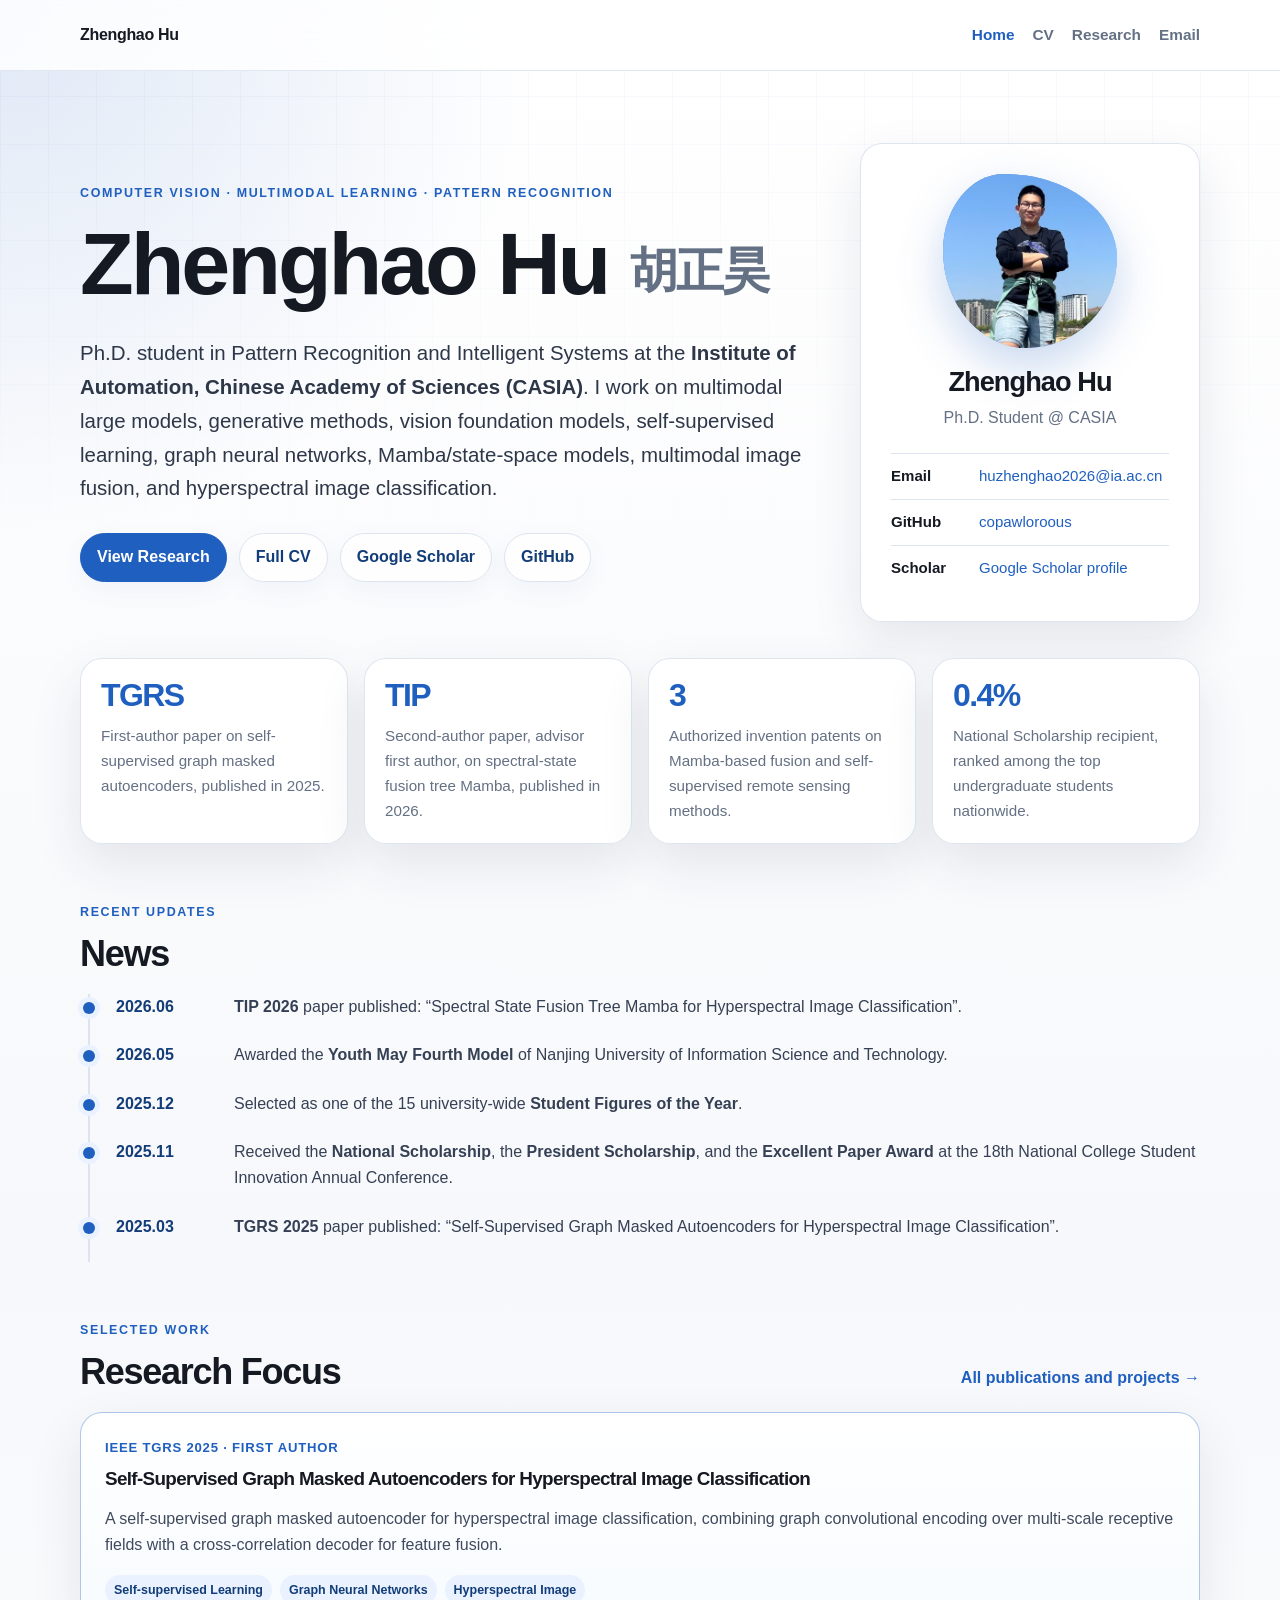
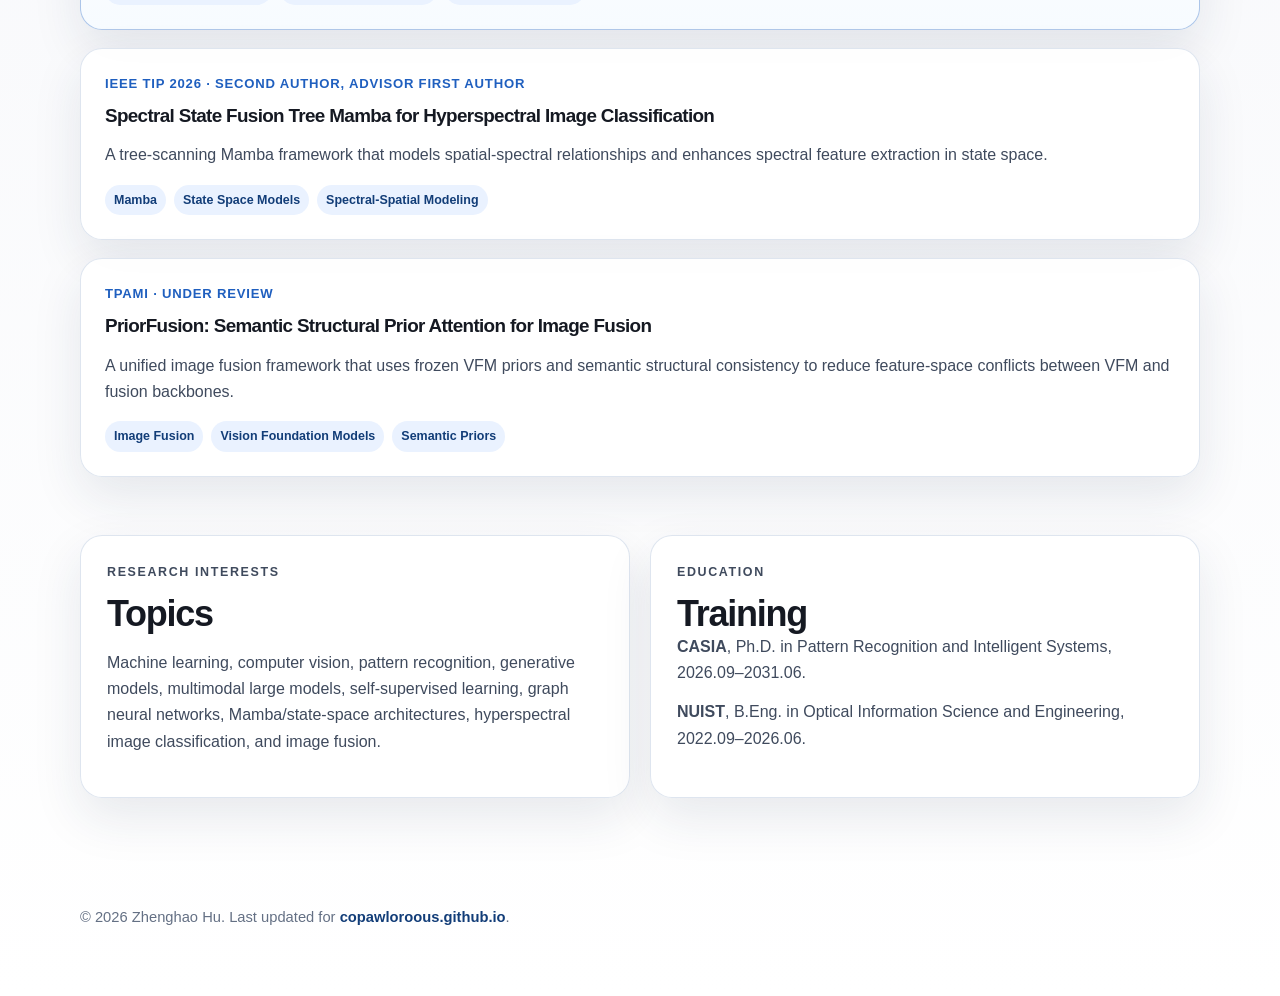
<file: index.html>
<!DOCTYPE html>
<html lang="en">
<head>
  <meta charset="UTF-8" />
  <meta name="viewport" content="width=device-width, initial-scale=1.0" />
  <meta name="description" content="Zhenghao Hu — Computer Vision, Machine Learning, Pattern Recognition, Hyperspectral Image Understanding, Image Fusion, Generative Models, Mamba, Graph Neural Networks." />
  <title>Zhenghao Hu | Academic Homepage</title>
  <link rel="stylesheet" href="style.css" />
</head>

<body>
  <header class="site-header">
    <nav class="nav container" aria-label="Main navigation">
      <a class="brand" href="index.html">Zhenghao Hu</a>
      <div class="nav-links">
        <a href="index.html" aria-current="page">Home</a>
        <a href="about.html">CV</a>
        <a href="projects.html">Research</a>
        <a href="mailto:huzhenghao2026@ia.ac.cn">Email</a>
      </div>
    </nav>
  </header>

  <main class="container">
    <section class="hero section-pad">
      <div class="hero-copy">
        <p class="eyebrow">Computer Vision · Multimodal Learning · Pattern Recognition</p>
        <h1>Zhenghao Hu <span class="cn-name">胡正昊</span></h1>
        <p class="lead">
          Ph.D. student in Pattern Recognition and Intelligent Systems at the
          <strong>Institute of Automation, Chinese Academy of Sciences (CASIA)</strong>.
          I work on multimodal large models, generative methods, vision foundation models,
          self-supervised learning, graph neural networks, Mamba/state-space models,
          multimodal image fusion, and hyperspectral image classification.
        </p>
        <div class="hero-actions">
          <a class="button primary" href="projects.html">View Research</a>
          <a class="button" href="about.html">Full CV</a>
          <a class="button" href="https://scholar.google.com/citations?user=F5Qx7kAAAAAJ" target="_blank" rel="noopener">Google Scholar</a>
          <a class="button" href="https://github.com/copawloroous" target="_blank" rel="noopener">GitHub</a>
        </div>
      </div>

      <aside class="hero-card" aria-label="Profile summary">
        <div class="avatar-shell">
          <img src="assets/profile.jpg" alt="Portrait of Zhenghao Hu" class="avatar-img" />
        </div>
        <h2>Zhenghao Hu</h2>
        <p>Ph.D. Student @ CASIA</p>
        <ul class="compact-list">
          <li><strong>Email</strong><a href="mailto:huzhenghao2026@ia.ac.cn">huzhenghao2026@ia.ac.cn</a></li>
          <li><strong>GitHub</strong><a href="https://github.com/copawloroous" target="_blank" rel="noopener">copawloroous</a></li>
          <li><strong>Scholar</strong><a href="https://scholar.google.com/citations?user=F5Qx7kAAAAAJ" target="_blank" rel="noopener">Google Scholar profile</a></li>
        </ul>
      </aside>
    </section>

    <section class="stats-grid" aria-label="Highlights">
      <article class="stat-card">
        <span class="stat-number">TGRS</span>
        <p>First-author paper on self-supervised graph masked autoencoders, published in 2025.</p>
      </article>
      <article class="stat-card">
        <span class="stat-number">TIP</span>
        <p>Second-author paper, advisor first author, on spectral-state fusion tree Mamba, published in 2026.</p>
      </article>
      <article class="stat-card">
        <span class="stat-number">3</span>
        <p>Authorized invention patents on Mamba-based fusion and self-supervised remote sensing methods.</p>
      </article>
      <article class="stat-card">
        <span class="stat-number">0.4%</span>
        <p>National Scholarship recipient, ranked among the top undergraduate students nationwide.</p>
      </article>
    </section>

    <section class="section">
      <div class="section-heading">
        <p class="eyebrow">Recent updates</p>
        <h2>News</h2>
      </div>
      <div class="timeline">
        <article class="timeline-item">
          <time>2026.06</time>
          <p><strong>TIP 2026</strong> paper published: “Spectral State Fusion Tree Mamba for Hyperspectral Image Classification”.</p>
        </article>
        <article class="timeline-item">
          <time>2026.05</time>
          <p>Awarded the <strong>Youth May Fourth Model</strong> of Nanjing University of Information Science and Technology.</p>
        </article>
        <article class="timeline-item">
          <time>2025.12</time>
          <p>Selected as one of the 15 university-wide <strong>Student Figures of the Year</strong>.</p>
        </article>
        <article class="timeline-item">
          <time>2025.11</time>
          <p>Received the <strong>National Scholarship</strong>, the <strong>President Scholarship</strong>, and the <strong>Excellent Paper Award</strong> at the 18th National College Student Innovation Annual Conference.</p>
        </article>
        <article class="timeline-item">
          <time>2025.03</time>
          <p><strong>TGRS 2025</strong> paper published: “Self-Supervised Graph Masked Autoencoders for Hyperspectral Image Classification”.</p>
        </article>
      </div>
    </section>

    <section class="section">
      <div class="section-heading with-link">
        <div>
          <p class="eyebrow">Selected work</p>
          <h2>Research Focus</h2>
        </div>
        <a class="text-link" href="projects.html">All publications and projects →</a>
      </div>
      <div class="paper-list">
        <article class="paper-card featured">
          <div class="paper-meta">IEEE TGRS 2025 · First Author</div>
          <h3>Self-Supervised Graph Masked Autoencoders for Hyperspectral Image Classification</h3>
          <p>
            A self-supervised graph masked autoencoder for hyperspectral image classification,
            combining graph convolutional encoding over multi-scale receptive fields with a cross-correlation decoder for feature fusion.
          </p>
          <div class="tag-row">
            <span>Self-supervised Learning</span><span>Graph Neural Networks</span><span>Hyperspectral Image</span>
          </div>
        </article>
        <article class="paper-card">
          <div class="paper-meta">IEEE TIP 2026 · Second Author, Advisor First Author</div>
          <h3>Spectral State Fusion Tree Mamba for Hyperspectral Image Classification</h3>
          <p>
            A tree-scanning Mamba framework that models spatial-spectral relationships and enhances spectral feature extraction in state space.
          </p>
          <div class="tag-row">
            <span>Mamba</span><span>State Space Models</span><span>Spectral-Spatial Modeling</span>
          </div>
        </article>
        <article class="paper-card">
          <div class="paper-meta">TPAMI · Under Review</div>
          <h3>PriorFusion: Semantic Structural Prior Attention for Image Fusion</h3>
          <p>
            A unified image fusion framework that uses frozen VFM priors and semantic structural consistency to reduce feature-space conflicts between VFM and fusion backbones.
          </p>
          <div class="tag-row">
            <span>Image Fusion</span><span>Vision Foundation Models</span><span>Semantic Priors</span>
          </div>
        </article>
      </div>
    </section>

    <section class="section two-column">
      <article class="card">
        <p class="eyebrow">Research interests</p>
        <h2>Topics</h2>
        <p>
          Machine learning, computer vision, pattern recognition, generative models, multimodal large models,
          self-supervised learning, graph neural networks, Mamba/state-space architectures, hyperspectral image classification,
          and image fusion.
        </p>
      </article>
      <article class="card">
        <p class="eyebrow">Education</p>
        <h2>Training</h2>
        <ul class="clean-list">
          <li><strong>CASIA</strong>, Ph.D. in Pattern Recognition and Intelligent Systems, 2026.09–2031.06.</li>
          <li><strong>NUIST</strong>, B.Eng. in Optical Information Science and Engineering, 2022.09–2026.06.</li>
        </ul>
      </article>
    </section>
  </main>

  <footer class="footer container">
    <p>© 2026 Zhenghao Hu. Last updated for <a href="https://copawloroous.github.io/">copawloroous.github.io</a>.</p>
  </footer>
</body>
</html>
</file>
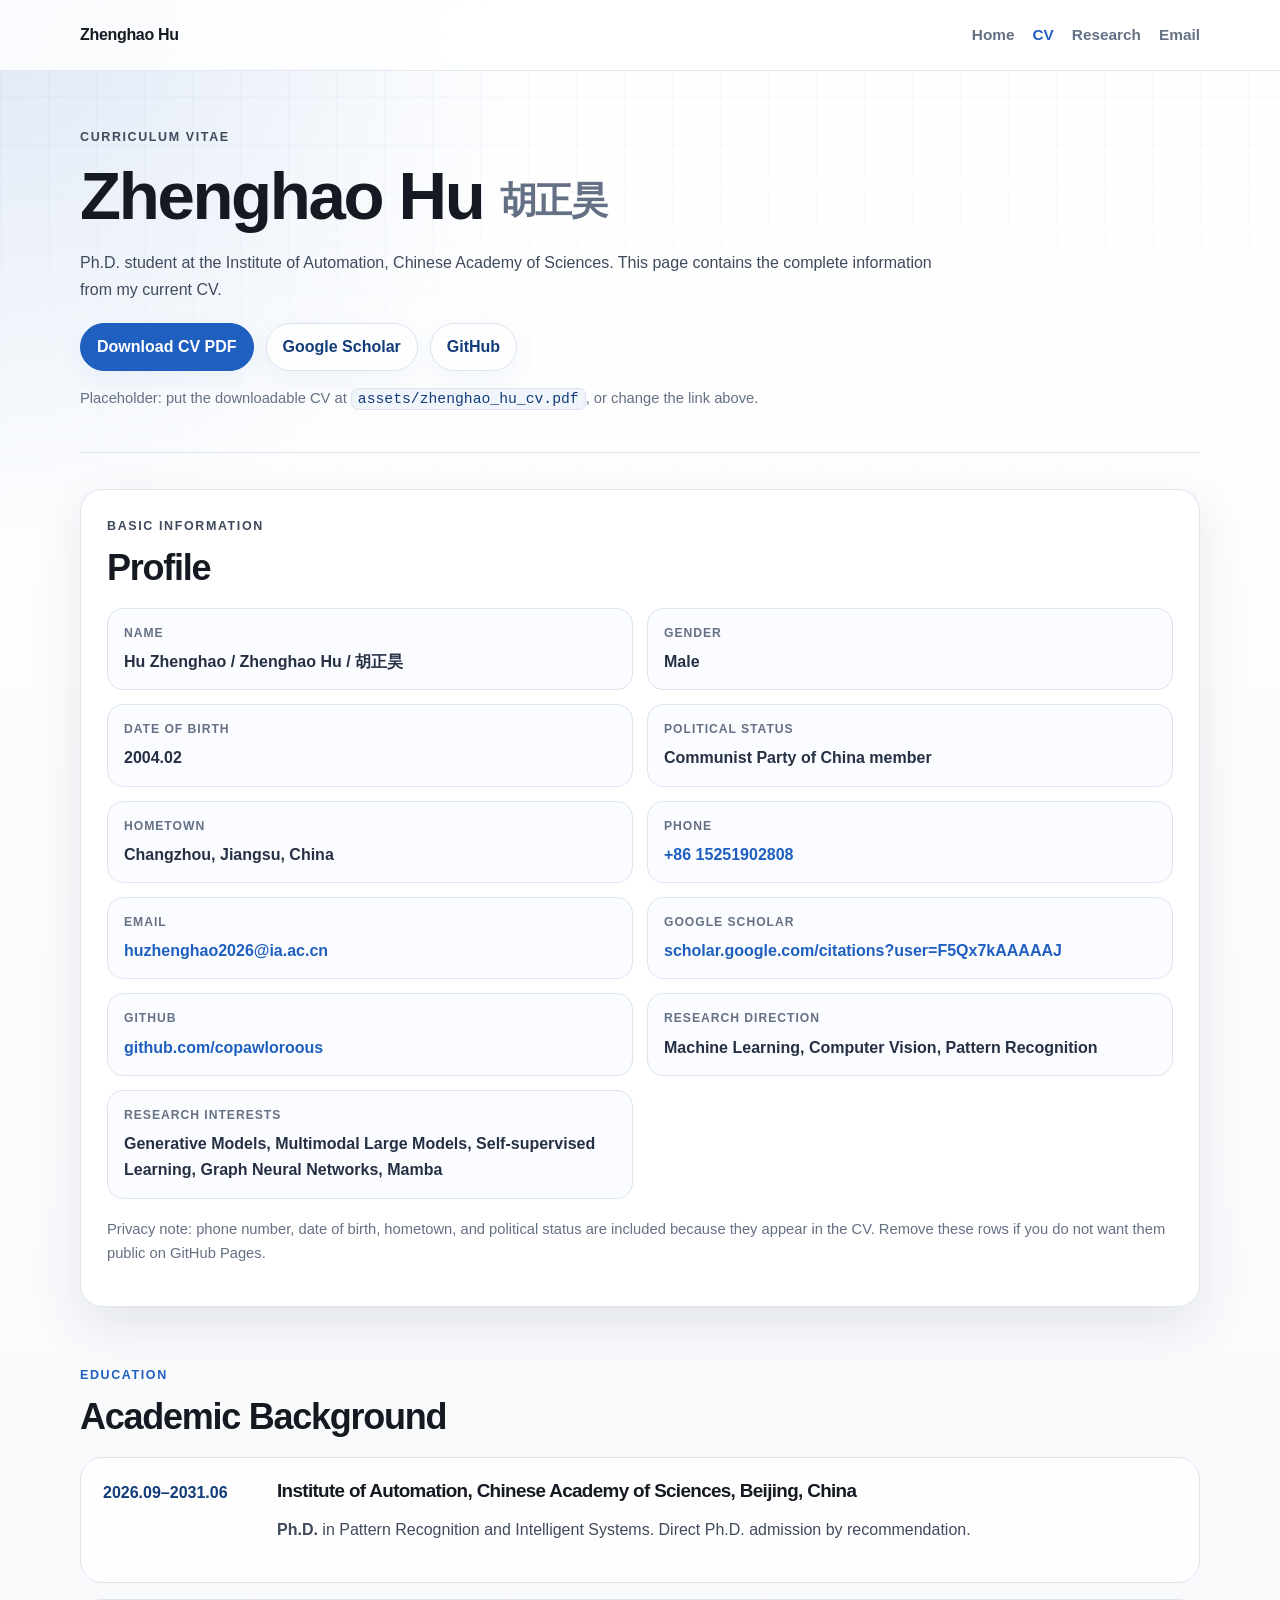
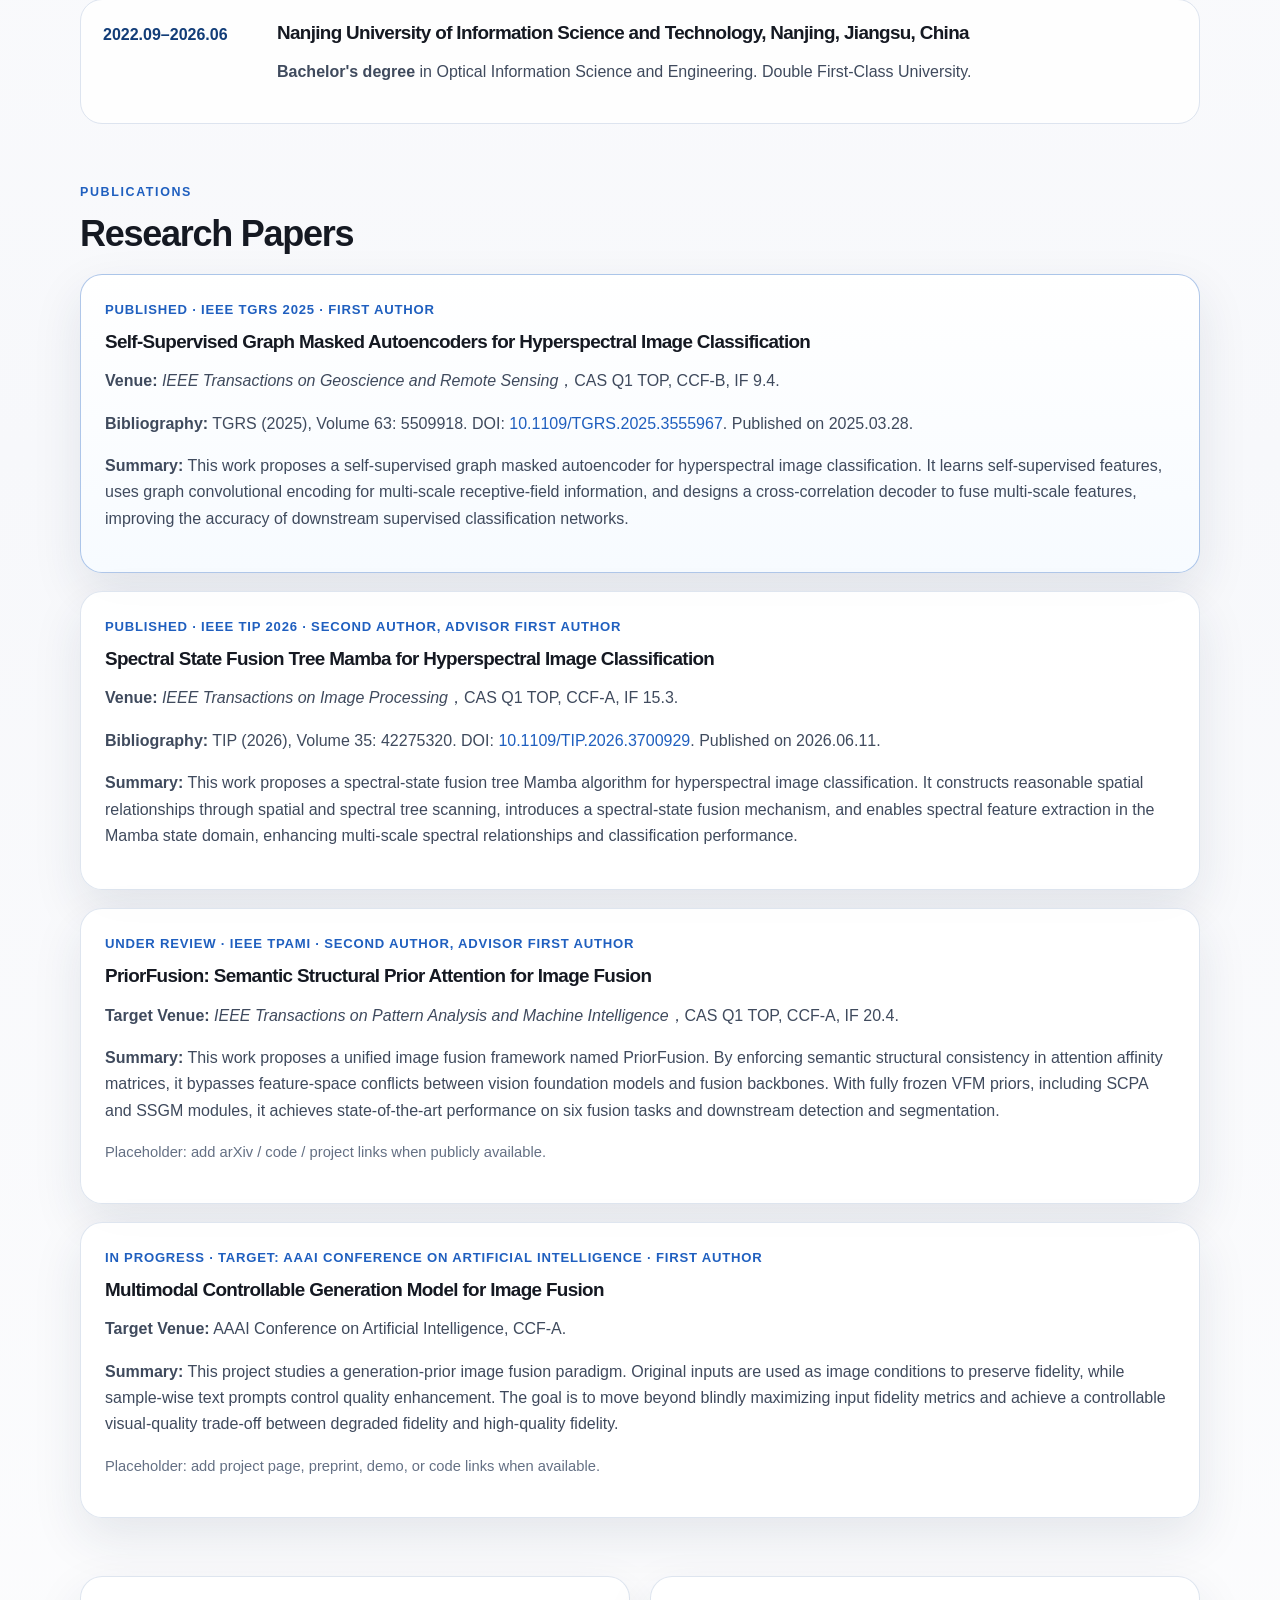
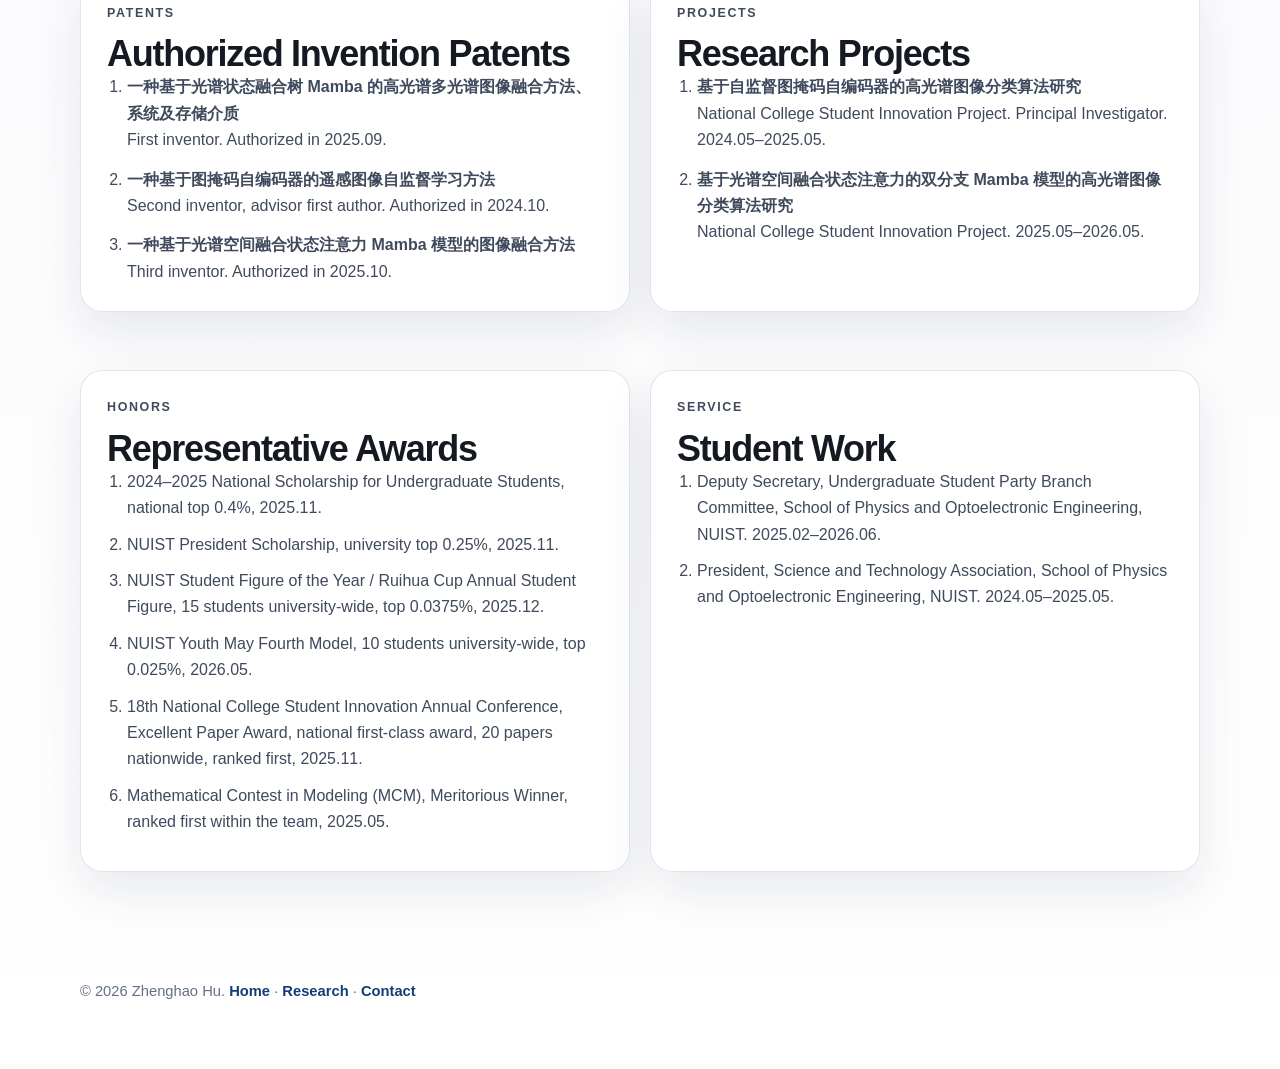
<file: about.html>
<!DOCTYPE html>
<html lang="en">
<head>
  <meta charset="UTF-8" />
  <meta name="viewport" content="width=device-width, initial-scale=1.0" />
  <meta name="description" content="Curriculum vitae of Zhenghao Hu." />
  <title>CV | Zhenghao Hu</title>
  <link rel="stylesheet" href="style.css" />
</head>

<body>
  <header class="site-header">
    <nav class="nav container" aria-label="Main navigation">
      <a class="brand" href="index.html">Zhenghao Hu</a>
      <div class="nav-links">
        <a href="index.html">Home</a>
        <a href="about.html" aria-current="page">CV</a>
        <a href="projects.html">Research</a>
        <a href="mailto:huzhenghao2026@ia.ac.cn">Email</a>
      </div>
    </nav>
  </header>

  <main class="container page">
    <section class="page-title">
      <p class="eyebrow">Curriculum Vitae</p>
      <h1>Zhenghao Hu <span class="cn-name">胡正昊</span></h1>
      <p>
        Ph.D. student at the Institute of Automation, Chinese Academy of Sciences.
        This page contains the complete information from my current CV.
      </p>
      <div class="hero-actions small-actions">
        <a class="button primary" href="assets/zhenghao_hu_cv.pdf">Download CV PDF</a>
        <a class="button" href="https://scholar.google.com/citations?user=F5Qx7kAAAAAJ" target="_blank" rel="noopener">Google Scholar</a>
        <a class="button" href="https://github.com/copawloroous" target="_blank" rel="noopener">GitHub</a>
      </div>
      <p class="note">Placeholder: put the downloadable CV at <code>assets/zhenghao_hu_cv.pdf</code>, or change the link above.</p>
    </section>

    <section class="card profile-card">
      <div>
        <p class="eyebrow">Basic information</p>
        <h2>Profile</h2>
      </div>
      <dl class="fact-grid">
        <div><dt>Name</dt><dd>Hu Zhenghao / Zhenghao Hu / 胡正昊</dd></div>
        <div><dt>Gender</dt><dd>Male</dd></div>
        <div><dt>Date of Birth</dt><dd>2004.02</dd></div>
        <div><dt>Political Status</dt><dd>Communist Party of China member</dd></div>
        <div><dt>Hometown</dt><dd>Changzhou, Jiangsu, China</dd></div>
        <div><dt>Phone</dt><dd><a href="tel:+8615251902808">+86 15251902808</a></dd></div>
        <div><dt>Email</dt><dd><a href="mailto:huzhenghao2026@ia.ac.cn">huzhenghao2026@ia.ac.cn</a></dd></div>
        <div><dt>Google Scholar</dt><dd><a href="https://scholar.google.com/citations?user=F5Qx7kAAAAAJ" target="_blank" rel="noopener">scholar.google.com/citations?user=F5Qx7kAAAAAJ</a></dd></div>
        <div><dt>GitHub</dt><dd><a href="https://github.com/copawloroous" target="_blank" rel="noopener">github.com/copawloroous</a></dd></div>
        <div><dt>Research Direction</dt><dd>Machine Learning, Computer Vision, Pattern Recognition</dd></div>
        <div><dt>Research Interests</dt><dd>Generative Models, Multimodal Large Models, Self-supervised Learning, Graph Neural Networks, Mamba</dd></div>
      </dl>
      <p class="note privacy-note">
        Privacy note: phone number, date of birth, hometown, and political status are included because they appear in the CV.
        Remove these rows if you do not want them public on GitHub Pages.
      </p>
    </section>

    <section class="section">
      <div class="section-heading">
        <p class="eyebrow">Education</p>
        <h2>Academic Background</h2>
      </div>
      <div class="cv-list">
        <article class="cv-item">
          <div class="cv-date">2026.09–2031.06</div>
          <div>
            <h3>Institute of Automation, Chinese Academy of Sciences, Beijing, China</h3>
            <p><strong>Ph.D.</strong> in Pattern Recognition and Intelligent Systems. Direct Ph.D. admission by recommendation.</p>
          </div>
        </article>
        <article class="cv-item">
          <div class="cv-date">2022.09–2026.06</div>
          <div>
            <h3>Nanjing University of Information Science and Technology, Nanjing, Jiangsu, China</h3>
            <p><strong>Bachelor's degree</strong> in Optical Information Science and Engineering. Double First-Class University.</p>
          </div>
        </article>
      </div>
    </section>

    <section class="section">
      <div class="section-heading">
        <p class="eyebrow">Publications</p>
        <h2>Research Papers</h2>
      </div>
      <div class="paper-list">
        <article class="paper-card featured">
          <div class="paper-meta">Published · IEEE TGRS 2025 · First Author</div>
          <h3>Self-Supervised Graph Masked Autoencoders for Hyperspectral Image Classification</h3>
          <p><strong>Venue:</strong> <em>IEEE Transactions on Geoscience and Remote Sensing</em>，CAS Q1 TOP, CCF-B, IF 9.4.</p>
          <p><strong>Bibliography:</strong> TGRS (2025), Volume 63: 5509918. DOI: <a href="https://doi.org/10.1109/TGRS.2025.3555967" target="_blank" rel="noopener">10.1109/TGRS.2025.3555967</a>. Published on 2025.03.28.</p>
          <p>
            <strong>Summary:</strong> This work proposes a self-supervised graph masked autoencoder for hyperspectral image classification.
            It learns self-supervised features, uses graph convolutional encoding for multi-scale receptive-field information,
            and designs a cross-correlation decoder to fuse multi-scale features, improving the accuracy of downstream supervised classification networks.
          </p>
        </article>

        <article class="paper-card">
          <div class="paper-meta">Published · IEEE TIP 2026 · Second Author, Advisor First Author</div>
          <h3>Spectral State Fusion Tree Mamba for Hyperspectral Image Classification</h3>
          <p><strong>Venue:</strong> <em>IEEE Transactions on Image Processing</em>，CAS Q1 TOP, CCF-A, IF 15.3.</p>
          <p><strong>Bibliography:</strong> TIP (2026), Volume 35: 42275320. DOI: <a href="https://doi.org/10.1109/TIP.2026.3700929" target="_blank" rel="noopener">10.1109/TIP.2026.3700929</a>. Published on 2026.06.11.</p>
          <p>
            <strong>Summary:</strong> This work proposes a spectral-state fusion tree Mamba algorithm for hyperspectral image classification.
            It constructs reasonable spatial relationships through spatial and spectral tree scanning, introduces a spectral-state fusion mechanism,
            and enables spectral feature extraction in the Mamba state domain, enhancing multi-scale spectral relationships and classification performance.
          </p>
        </article>

        <article class="paper-card">
          <div class="paper-meta">Under Review · IEEE TPAMI · Second Author, Advisor First Author</div>
          <h3>PriorFusion: Semantic Structural Prior Attention for Image Fusion</h3>
          <p><strong>Target Venue:</strong> <em>IEEE Transactions on Pattern Analysis and Machine Intelligence</em>，CAS Q1 TOP, CCF-A, IF 20.4.</p>
          <p>
            <strong>Summary:</strong> This work proposes a unified image fusion framework named PriorFusion.
            By enforcing semantic structural consistency in attention affinity matrices, it bypasses feature-space conflicts between vision foundation models and fusion backbones.
            With fully frozen VFM priors, including SCPA and SSGM modules, it achieves state-of-the-art performance on six fusion tasks and downstream detection and segmentation.
          </p>
          <p class="note">Placeholder: add arXiv / code / project links when publicly available.</p>
        </article>

        <article class="paper-card">
          <div class="paper-meta">In Progress · Target: AAAI Conference on Artificial Intelligence · First Author</div>
          <h3>Multimodal Controllable Generation Model for Image Fusion</h3>
          <p><strong>Target Venue:</strong> AAAI Conference on Artificial Intelligence, CCF-A.</p>
          <p>
            <strong>Summary:</strong> This project studies a generation-prior image fusion paradigm.
            Original inputs are used as image conditions to preserve fidelity, while sample-wise text prompts control quality enhancement.
            The goal is to move beyond blindly maximizing input fidelity metrics and achieve a controllable visual-quality trade-off between degraded fidelity and high-quality fidelity.
          </p>
          <p class="note">Placeholder: add project page, preprint, demo, or code links when available.</p>
        </article>
      </div>
    </section>

    <section class="section two-column">
      <article class="card">
        <p class="eyebrow">Patents</p>
        <h2>Authorized Invention Patents</h2>
        <ol class="numbered-list">
          <li>
            <strong>一种基于光谱状态融合树 Mamba 的高光谱多光谱图像融合方法、系统及存储介质</strong><br />
            First inventor. Authorized in 2025.09.
          </li>
          <li>
            <strong>一种基于图掩码自编码器的遥感图像自监督学习方法</strong><br />
            Second inventor, advisor first author. Authorized in 2024.10.
          </li>
          <li>
            <strong>一种基于光谱空间融合状态注意力 Mamba 模型的图像融合方法</strong><br />
            Third inventor. Authorized in 2025.10.
          </li>
        </ol>
      </article>

      <article class="card">
        <p class="eyebrow">Projects</p>
        <h2>Research Projects</h2>
        <ol class="numbered-list">
          <li>
            <strong>基于自监督图掩码自编码器的高光谱图像分类算法研究</strong><br />
            National College Student Innovation Project. Principal Investigator. 2024.05–2025.05.
          </li>
          <li>
            <strong>基于光谱空间融合状态注意力的双分支 Mamba 模型的高光谱图像分类算法研究</strong><br />
            National College Student Innovation Project. 2025.05–2026.05.
          </li>
        </ol>
      </article>
    </section>

    <section class="section two-column">
      <article class="card">
        <p class="eyebrow">Honors</p>
        <h2>Representative Awards</h2>
        <ol class="numbered-list dense">
          <li>2024–2025 National Scholarship for Undergraduate Students, national top 0.4%, 2025.11.</li>
          <li>NUIST President Scholarship, university top 0.25%, 2025.11.</li>
          <li>NUIST Student Figure of the Year / Ruihua Cup Annual Student Figure, 15 students university-wide, top 0.0375%, 2025.12.</li>
          <li>NUIST Youth May Fourth Model, 10 students university-wide, top 0.025%, 2026.05.</li>
          <li>18th National College Student Innovation Annual Conference, Excellent Paper Award, national first-class award, 20 papers nationwide, ranked first, 2025.11.</li>
          <li>Mathematical Contest in Modeling (MCM), Meritorious Winner, ranked first within the team, 2025.05.</li>
        </ol>
      </article>

      <article class="card">
        <p class="eyebrow">Service</p>
        <h2>Student Work</h2>
        <ol class="numbered-list dense">
          <li>Deputy Secretary, Undergraduate Student Party Branch Committee, School of Physics and Optoelectronic Engineering, NUIST. 2025.02–2026.06.</li>
          <li>President, Science and Technology Association, School of Physics and Optoelectronic Engineering, NUIST. 2024.05–2025.05.</li>
        </ol>
      </article>
    </section>
  </main>

  <footer class="footer container">
    <p>© 2026 Zhenghao Hu. <a href="index.html">Home</a> · <a href="projects.html">Research</a> · <a href="mailto:huzhenghao2026@ia.ac.cn">Contact</a></p>
  </footer>
</body>
</html>
</file>
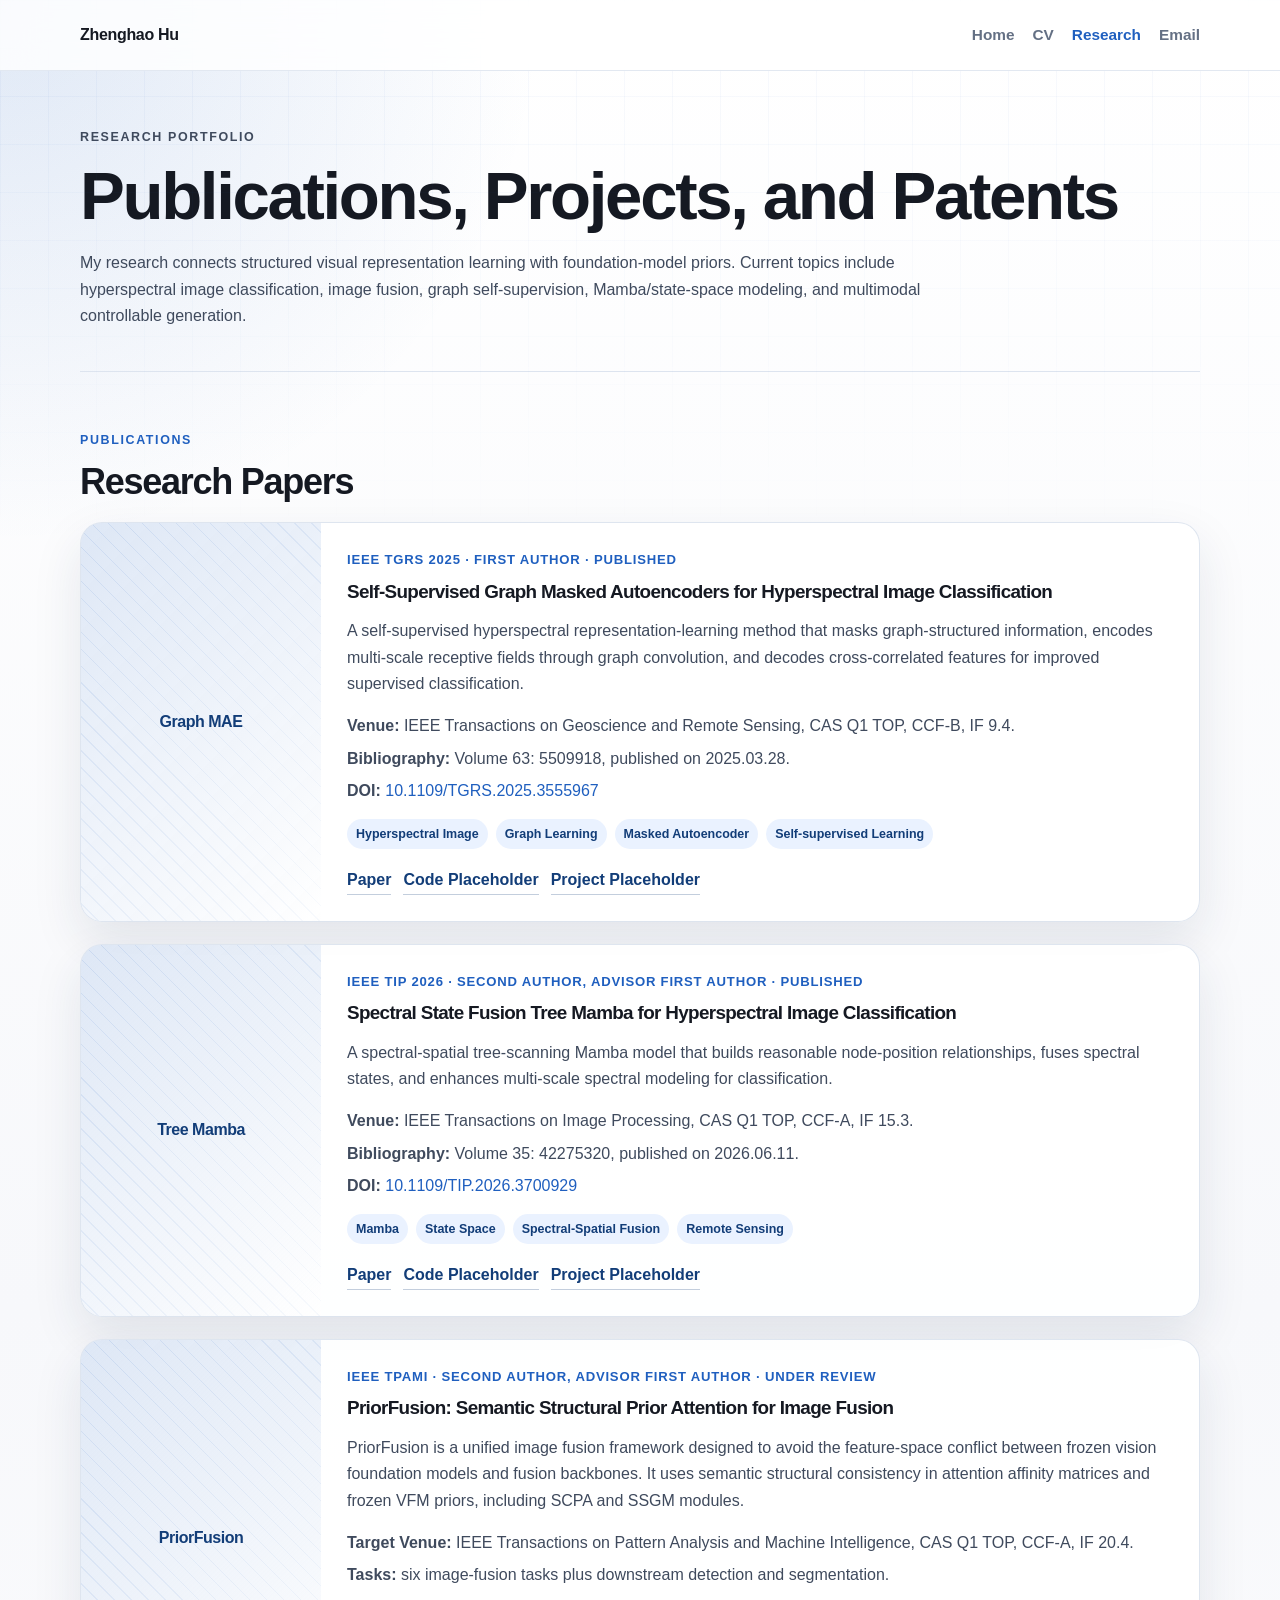
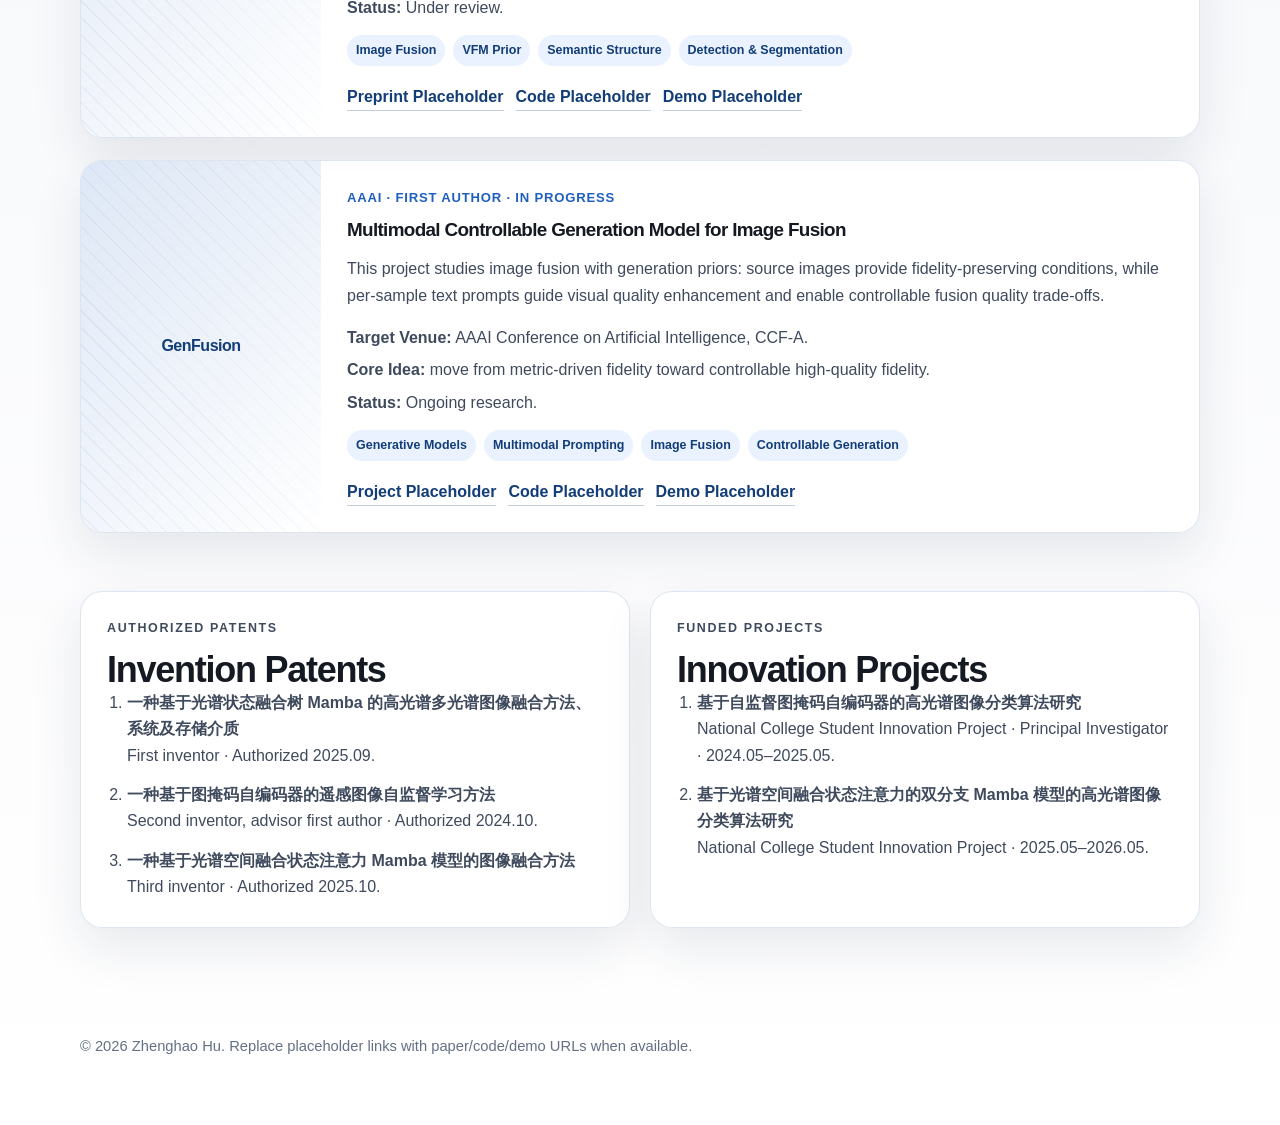
<file: projects.html>
<!DOCTYPE html>
<html lang="en">
<head>
  <meta charset="UTF-8" />
  <meta name="viewport" content="width=device-width, initial-scale=1.0" />
  <meta name="description" content="Publications, patents, and research projects of Zhenghao Hu." />
  <title>Research | Zhenghao Hu</title>
  <link rel="stylesheet" href="style.css" />
</head>

<body>
  <header class="site-header">
    <nav class="nav container" aria-label="Main navigation">
      <a class="brand" href="index.html">Zhenghao Hu</a>
      <div class="nav-links">
        <a href="index.html">Home</a>
        <a href="about.html">CV</a>
        <a href="projects.html" aria-current="page">Research</a>
        <a href="mailto:huzhenghao2026@ia.ac.cn">Email</a>
      </div>
    </nav>
  </header>

  <main class="container page">
    <section class="page-title">
      <p class="eyebrow">Research Portfolio</p>
      <h1>Publications, Projects, and Patents</h1>
      <p>
        My research connects structured visual representation learning with foundation-model priors.
        Current topics include hyperspectral image classification, image fusion, graph self-supervision,
        Mamba/state-space modeling, and multimodal controllable generation.
      </p>
    </section>

    <section class="section">
      <div class="section-heading">
        <p class="eyebrow">Publications</p>
        <h2>Research Papers</h2>
      </div>

      <div class="research-grid">
        <article class="research-card">
          <div class="research-thumb placeholder-thumb">Graph MAE</div>
          <div class="research-content">
            <div class="paper-meta">IEEE TGRS 2025 · First Author · Published</div>
            <h3>Self-Supervised Graph Masked Autoencoders for Hyperspectral Image Classification</h3>
            <p>
              A self-supervised hyperspectral representation-learning method that masks graph-structured information,
              encodes multi-scale receptive fields through graph convolution, and decodes cross-correlated features for improved supervised classification.
            </p>
            <ul class="clean-list compact">
              <li><strong>Venue:</strong> IEEE Transactions on Geoscience and Remote Sensing, CAS Q1 TOP, CCF-B, IF 9.4.</li>
              <li><strong>Bibliography:</strong> Volume 63: 5509918, published on 2025.03.28.</li>
              <li><strong>DOI:</strong> <a href="https://doi.org/10.1109/TGRS.2025.3555967" target="_blank" rel="noopener">10.1109/TGRS.2025.3555967</a></li>
            </ul>
            <div class="tag-row"><span>Hyperspectral Image</span><span>Graph Learning</span><span>Masked Autoencoder</span><span>Self-supervised Learning</span></div>
            <div class="link-row">
              <a href="https://doi.org/10.1109/TGRS.2025.3555967" target="_blank" rel="noopener">Paper</a>
              <a href="#">Code Placeholder</a>
              <a href="#">Project Placeholder</a>
            </div>
          </div>
        </article>

        <article class="research-card">
          <div class="research-thumb placeholder-thumb">Tree Mamba</div>
          <div class="research-content">
            <div class="paper-meta">IEEE TIP 2026 · Second Author, Advisor First Author · Published</div>
            <h3>Spectral State Fusion Tree Mamba for Hyperspectral Image Classification</h3>
            <p>
              A spectral-spatial tree-scanning Mamba model that builds reasonable node-position relationships,
              fuses spectral states, and enhances multi-scale spectral modeling for classification.
            </p>
            <ul class="clean-list compact">
              <li><strong>Venue:</strong> IEEE Transactions on Image Processing, CAS Q1 TOP, CCF-A, IF 15.3.</li>
              <li><strong>Bibliography:</strong> Volume 35: 42275320, published on 2026.06.11.</li>
              <li><strong>DOI:</strong> <a href="https://doi.org/10.1109/TIP.2026.3700929" target="_blank" rel="noopener">10.1109/TIP.2026.3700929</a></li>
            </ul>
            <div class="tag-row"><span>Mamba</span><span>State Space</span><span>Spectral-Spatial Fusion</span><span>Remote Sensing</span></div>
            <div class="link-row">
              <a href="https://doi.org/10.1109/TIP.2026.3700929" target="_blank" rel="noopener">Paper</a>
              <a href="#">Code Placeholder</a>
              <a href="#">Project Placeholder</a>
            </div>
          </div>
        </article>

        <article class="research-card">
          <div class="research-thumb placeholder-thumb">PriorFusion</div>
          <div class="research-content">
            <div class="paper-meta">IEEE TPAMI · Second Author, Advisor First Author · Under Review</div>
            <h3>PriorFusion: Semantic Structural Prior Attention for Image Fusion</h3>
            <p>
              PriorFusion is a unified image fusion framework designed to avoid the feature-space conflict between frozen vision foundation models and fusion backbones.
              It uses semantic structural consistency in attention affinity matrices and frozen VFM priors, including SCPA and SSGM modules.
            </p>
            <ul class="clean-list compact">
              <li><strong>Target Venue:</strong> IEEE Transactions on Pattern Analysis and Machine Intelligence, CAS Q1 TOP, CCF-A, IF 20.4.</li>
              <li><strong>Tasks:</strong> six image-fusion tasks plus downstream detection and segmentation.</li>
              <li><strong>Status:</strong> Under review.</li>
            </ul>
            <div class="tag-row"><span>Image Fusion</span><span>VFM Prior</span><span>Semantic Structure</span><span>Detection & Segmentation</span></div>
            <div class="link-row">
              <a href="#">Preprint Placeholder</a>
              <a href="#">Code Placeholder</a>
              <a href="#">Demo Placeholder</a>
            </div>
          </div>
        </article>

        <article class="research-card">
          <div class="research-thumb placeholder-thumb">GenFusion</div>
          <div class="research-content">
            <div class="paper-meta">AAAI · First Author · In Progress</div>
            <h3>Multimodal Controllable Generation Model for Image Fusion</h3>
            <p>
              This project studies image fusion with generation priors: source images provide fidelity-preserving conditions,
              while per-sample text prompts guide visual quality enhancement and enable controllable fusion quality trade-offs.
            </p>
            <ul class="clean-list compact">
              <li><strong>Target Venue:</strong> AAAI Conference on Artificial Intelligence, CCF-A.</li>
              <li><strong>Core Idea:</strong> move from metric-driven fidelity toward controllable high-quality fidelity.</li>
              <li><strong>Status:</strong> Ongoing research.</li>
            </ul>
            <div class="tag-row"><span>Generative Models</span><span>Multimodal Prompting</span><span>Image Fusion</span><span>Controllable Generation</span></div>
            <div class="link-row">
              <a href="#">Project Placeholder</a>
              <a href="#">Code Placeholder</a>
              <a href="#">Demo Placeholder</a>
            </div>
          </div>
        </article>
      </div>
    </section>

    <section class="section two-column">
      <article class="card">
        <p class="eyebrow">Authorized patents</p>
        <h2>Invention Patents</h2>
        <ol class="numbered-list">
          <li>
            <strong>一种基于光谱状态融合树 Mamba 的高光谱多光谱图像融合方法、系统及存储介质</strong><br />
            First inventor · Authorized 2025.09.
          </li>
          <li>
            <strong>一种基于图掩码自编码器的遥感图像自监督学习方法</strong><br />
            Second inventor, advisor first author · Authorized 2024.10.
          </li>
          <li>
            <strong>一种基于光谱空间融合状态注意力 Mamba 模型的图像融合方法</strong><br />
            Third inventor · Authorized 2025.10.
          </li>
        </ol>
      </article>

      <article class="card">
        <p class="eyebrow">Funded projects</p>
        <h2>Innovation Projects</h2>
        <ol class="numbered-list">
          <li>
            <strong>基于自监督图掩码自编码器的高光谱图像分类算法研究</strong><br />
            National College Student Innovation Project · Principal Investigator · 2024.05–2025.05.
          </li>
          <li>
            <strong>基于光谱空间融合状态注意力的双分支 Mamba 模型的高光谱图像分类算法研究</strong><br />
            National College Student Innovation Project · 2025.05–2026.05.
          </li>
        </ol>
      </article>
    </section>
  </main>

  <footer class="footer container">
    <p>© 2026 Zhenghao Hu. Replace placeholder links with paper/code/demo URLs when available.</p>
  </footer>
</body>
</html>
</file>
<file: style.css>
:root {
  --bg: #f7f8fb;
  --surface: #ffffff;
  --surface-soft: #f0f4fb;
  --text: #151922;
  --muted: #647084;
  --line: #dde4ef;
  --accent: #1f5fbf;
  --accent-dark: #123d78;
  --accent-soft: #eaf2ff;
  --shadow: 0 20px 50px rgba(28, 45, 78, 0.10);
  --radius: 22px;
}

* {
  box-sizing: border-box;
}

html {
  scroll-behavior: smooth;
}

body {
  margin: 0;
  font-family: -apple-system, BlinkMacSystemFont, "Segoe UI", "Helvetica Neue", Arial, "Noto Sans", "PingFang SC", "Microsoft YaHei", sans-serif;
  background:
    radial-gradient(circle at top left, rgba(31, 95, 191, 0.14), transparent 34rem),
    linear-gradient(180deg, #ffffff 0%, var(--bg) 48%, #ffffff 100%);
  color: var(--text);
  line-height: 1.65;
}

body::before {
  content: "";
  position: fixed;
  inset: 0;
  pointer-events: none;
  background-image: linear-gradient(rgba(31, 95, 191, 0.045) 1px, transparent 1px), linear-gradient(90deg, rgba(31, 95, 191, 0.045) 1px, transparent 1px);
  background-size: 48px 48px;
  mask-image: linear-gradient(180deg, #000 0%, transparent 60%);
}

.container {
  width: min(1120px, calc(100% - 40px));
  margin: 0 auto;
}

.site-header {
  position: sticky;
  top: 0;
  z-index: 10;
  backdrop-filter: blur(18px);
  background: rgba(255, 255, 255, 0.82);
  border-bottom: 1px solid rgba(221, 228, 239, 0.85);
}

.nav {
  min-height: 70px;
  display: flex;
  justify-content: space-between;
  align-items: center;
  gap: 24px;
}

.brand {
  color: var(--text);
  text-decoration: none;
  font-weight: 800;
  letter-spacing: -0.02em;
}

.nav-links {
  display: flex;
  align-items: center;
  gap: 18px;
  flex-wrap: wrap;
}

.nav-links a,
a {
  color: var(--accent);
  text-decoration: none;
}

.nav-links a {
  color: var(--muted);
  font-size: 0.96rem;
  font-weight: 650;
}

.nav-links a:hover,
.nav-links a[aria-current="page"] {
  color: var(--accent);
}

.section-pad {
  padding: 72px 0 36px;
}

.section {
  margin: 58px 0;
}

.page {
  padding-top: 56px;
}

.hero {
  display: grid;
  grid-template-columns: minmax(0, 1fr) 340px;
  gap: 48px;
  align-items: center;
}

.eyebrow {
  margin: 0 0 10px;
  color: var(--accent);
  font-size: 0.78rem;
  font-weight: 800;
  letter-spacing: 0.13em;
  text-transform: uppercase;
}

h1,
h2,
h3 {
  margin: 0;
  letter-spacing: -0.035em;
  line-height: 1.14;
}

h1 {
  font-size: clamp(2.55rem, 7vw, 5.5rem);
}

.page-title h1 {
  font-size: clamp(2.3rem, 5.5vw, 4.2rem);
}

h2 {
  font-size: clamp(1.65rem, 3vw, 2.25rem);
}

h3 {
  font-size: 1.18rem;
}

.cn-name {
  display: inline-block;
  color: var(--muted);
  font-size: 0.55em;
  font-weight: 700;
  letter-spacing: -0.04em;
  vertical-align: middle;
}

.lead {
  max-width: 760px;
  margin: 22px 0 0;
  color: #2d3748;
  font-size: clamp(1.05rem, 2vw, 1.28rem);
}

.hero-actions,
.link-row {
  display: flex;
  flex-wrap: wrap;
  gap: 12px;
  margin-top: 28px;
}

.small-actions {
  margin-top: 20px;
}

.button {
  display: inline-flex;
  align-items: center;
  justify-content: center;
  min-height: 42px;
  padding: 10px 16px;
  border: 1px solid var(--line);
  border-radius: 999px;
  background: rgba(255, 255, 255, 0.74);
  color: var(--accent-dark);
  font-weight: 750;
  box-shadow: 0 8px 24px rgba(31, 95, 191, 0.06);
}

.button.primary {
  border-color: var(--accent);
  background: var(--accent);
  color: #fff;
}

.button:hover {
  transform: translateY(-1px);
  box-shadow: 0 14px 34px rgba(31, 95, 191, 0.14);
}

.hero-card,
.card,
.paper-card,
.stat-card,
.research-card {
  position: relative;
  background: rgba(255, 255, 255, 0.88);
  border: 1px solid rgba(221, 228, 239, 0.95);
  border-radius: var(--radius);
  box-shadow: var(--shadow);
}

.hero-card {
  padding: 30px;
  text-align: center;
}

.hero-card h2 {
  margin-top: 18px;
  font-size: 1.7rem;
}

.hero-card p {
  margin: 8px 0 22px;
  color: var(--muted);
}

.avatar-shell {
  width: 174px;
  height: 174px;
  margin: 0 auto;
  display: grid;
  place-items: center;
  border-radius: 35% 65% 52% 48% / 44% 48% 52% 56%;
  background: linear-gradient(135deg, var(--accent), #7aa8ff);
  color: #fff;
  font-size: 3rem;
  font-weight: 900;
  letter-spacing: -0.08em;
  box-shadow: inset 0 0 0 10px rgba(255, 255, 255, 0.25), 0 18px 46px rgba(31, 95, 191, 0.25);
}

.avatar-img {
  width: 100%;
  height: 100%;
  object-fit: cover;
  border-radius: inherit;
}

.compact-list,
.clean-list,
.numbered-list {
  margin: 0;
  padding: 0;
}

.compact-list,
.clean-list {
  list-style: none;
}

.compact-list li {
  display: grid;
  grid-template-columns: 78px 1fr;
  gap: 10px;
  text-align: left;
  padding: 10px 0;
  border-top: 1px solid var(--line);
  font-size: 0.94rem;
}

.compact-list strong {
  color: var(--text);
}

.stats-grid {
  display: grid;
  grid-template-columns: repeat(4, minmax(0, 1fr));
  gap: 16px;
}

.stat-card {
  padding: 20px;
}

.stat-number {
  display: block;
  color: var(--accent);
  font-size: 2rem;
  line-height: 1;
  font-weight: 900;
  letter-spacing: -0.05em;
}

.stat-card p {
  margin: 12px 0 0;
  color: var(--muted);
  font-size: 0.95rem;
}

.section-heading {
  margin-bottom: 20px;
}

.section-heading.with-link {
  display: flex;
  justify-content: space-between;
  align-items: end;
  gap: 24px;
}

.text-link {
  font-weight: 800;
  white-space: nowrap;
}

.timeline {
  border-left: 2px solid var(--line);
  margin-left: 8px;
}

.timeline-item {
  position: relative;
  display: grid;
  grid-template-columns: 96px 1fr;
  gap: 22px;
  padding: 0 0 22px 26px;
}

.timeline-item::before {
  content: "";
  position: absolute;
  left: -7px;
  top: 8px;
  width: 12px;
  height: 12px;
  border-radius: 50%;
  background: var(--accent);
  box-shadow: 0 0 0 5px var(--accent-soft);
}

.timeline-item time {
  color: var(--accent-dark);
  font-weight: 850;
}

.timeline-item p {
  margin: 0;
  color: #354054;
}

.paper-list {
  display: grid;
  gap: 18px;
}

.paper-card {
  padding: 24px;
}

.paper-card.featured {
  border-color: rgba(31, 95, 191, 0.35);
  background: linear-gradient(180deg, #ffffff 0%, #f7fbff 100%);
}

.paper-meta {
  margin-bottom: 10px;
  color: var(--accent);
  font-size: 0.82rem;
  font-weight: 900;
  letter-spacing: 0.06em;
  text-transform: uppercase;
}

.paper-card p,
.card p,
.page-title p,
.research-card p,
.cv-item p {
  color: #3f4a5d;
}

.tag-row {
  display: flex;
  flex-wrap: wrap;
  gap: 8px;
  margin-top: 14px;
}

.tag-row span {
  display: inline-flex;
  align-items: center;
  padding: 5px 9px;
  border-radius: 999px;
  background: var(--accent-soft);
  color: var(--accent-dark);
  font-size: 0.78rem;
  font-weight: 760;
}

.two-column {
  display: grid;
  grid-template-columns: repeat(2, minmax(0, 1fr));
  gap: 20px;
}

.card {
  padding: 26px;
}

.clean-list li,
.numbered-list li {
  margin: 0 0 13px;
  color: #3f4a5d;
}

.clean-list li:last-child,
.numbered-list li:last-child {
  margin-bottom: 0;
}

.numbered-list {
  padding-left: 20px;
}

.numbered-list.dense li {
  margin-bottom: 10px;
}

.page-title {
  margin-bottom: 36px;
  padding-bottom: 26px;
  border-bottom: 1px solid var(--line);
}

.page-title p {
  max-width: 860px;
}

.note {
  color: var(--muted) !important;
  font-size: 0.92rem;
}

code {
  padding: 2px 6px;
  border: 1px solid var(--line);
  border-radius: 7px;
  background: var(--surface-soft);
  color: var(--accent-dark);
}

.profile-card {
  margin-bottom: 52px;
}

.fact-grid {
  display: grid;
  grid-template-columns: repeat(2, minmax(0, 1fr));
  gap: 14px;
  margin: 20px 0 0;
}

.fact-grid div {
  padding: 14px 16px;
  border: 1px solid var(--line);
  border-radius: 16px;
  background: #fbfcff;
}

dt {
  color: var(--muted);
  font-size: 0.76rem;
  font-weight: 900;
  letter-spacing: 0.08em;
  text-transform: uppercase;
}

dd {
  margin: 6px 0 0;
  color: #253044;
  font-weight: 650;
}

.privacy-note {
  margin-top: 18px;
}

.cv-list {
  display: grid;
  gap: 16px;
}

.cv-item {
  display: grid;
  grid-template-columns: 150px 1fr;
  gap: 24px;
  padding: 22px;
  border: 1px solid var(--line);
  border-radius: var(--radius);
  background: rgba(255, 255, 255, 0.82);
}

.cv-date {
  color: var(--accent-dark);
  font-weight: 900;
}

.research-grid {
  display: grid;
  gap: 22px;
}

.research-card {
  display: grid;
  grid-template-columns: 240px 1fr;
  overflow: hidden;
}

.research-thumb {
  min-height: 230px;
}

.placeholder-thumb {
  display: grid;
  place-items: center;
  padding: 24px;
  background:
    linear-gradient(135deg, rgba(31, 95, 191, 0.15), rgba(255, 255, 255, 0.7)),
    repeating-linear-gradient(45deg, rgba(31, 95, 191, 0.11), rgba(31, 95, 191, 0.11) 1px, transparent 1px, transparent 12px);
  color: var(--accent-dark);
  font-weight: 900;
  text-align: center;
  letter-spacing: -0.03em;
}

.research-content {
  padding: 26px;
}

.clean-list.compact li {
  margin-bottom: 6px;
}

.link-row {
  margin-top: 18px;
}

.link-row a {
  font-weight: 850;
  color: var(--accent-dark);
  border-bottom: 1px solid rgba(18, 61, 120, 0.25);
}

.footer {
  padding: 34px 0 52px;
  color: var(--muted);
  font-size: 0.92rem;
}

.footer a {
  color: var(--accent-dark);
  font-weight: 700;
}

@media (max-width: 900px) {
  .hero,
  .two-column,
  .research-card {
    grid-template-columns: 1fr;
  }

  .hero-card {
    max-width: 420px;
    margin: 0 auto;
  }

  .stats-grid,
  .fact-grid {
    grid-template-columns: repeat(2, minmax(0, 1fr));
  }

  .research-thumb {
    min-height: 170px;
  }
}

@media (max-width: 640px) {
  .container {
    width: min(100% - 28px, 1120px);
  }

  .nav {
    align-items: flex-start;
    flex-direction: column;
    padding: 14px 0;
    gap: 8px;
  }

  .nav-links {
    gap: 12px;
  }

  .section-pad {
    padding-top: 42px;
  }

  h1 {
    font-size: 2.7rem;
  }

  .stats-grid,
  .fact-grid,
  .cv-item,
  .timeline-item {
    grid-template-columns: 1fr;
  }

  .timeline-item {
    gap: 6px;
  }

  .section-heading.with-link {
    align-items: flex-start;
    flex-direction: column;
  }

  .compact-list li {
    grid-template-columns: 1fr;
    gap: 2px;
  }
}
</file>
